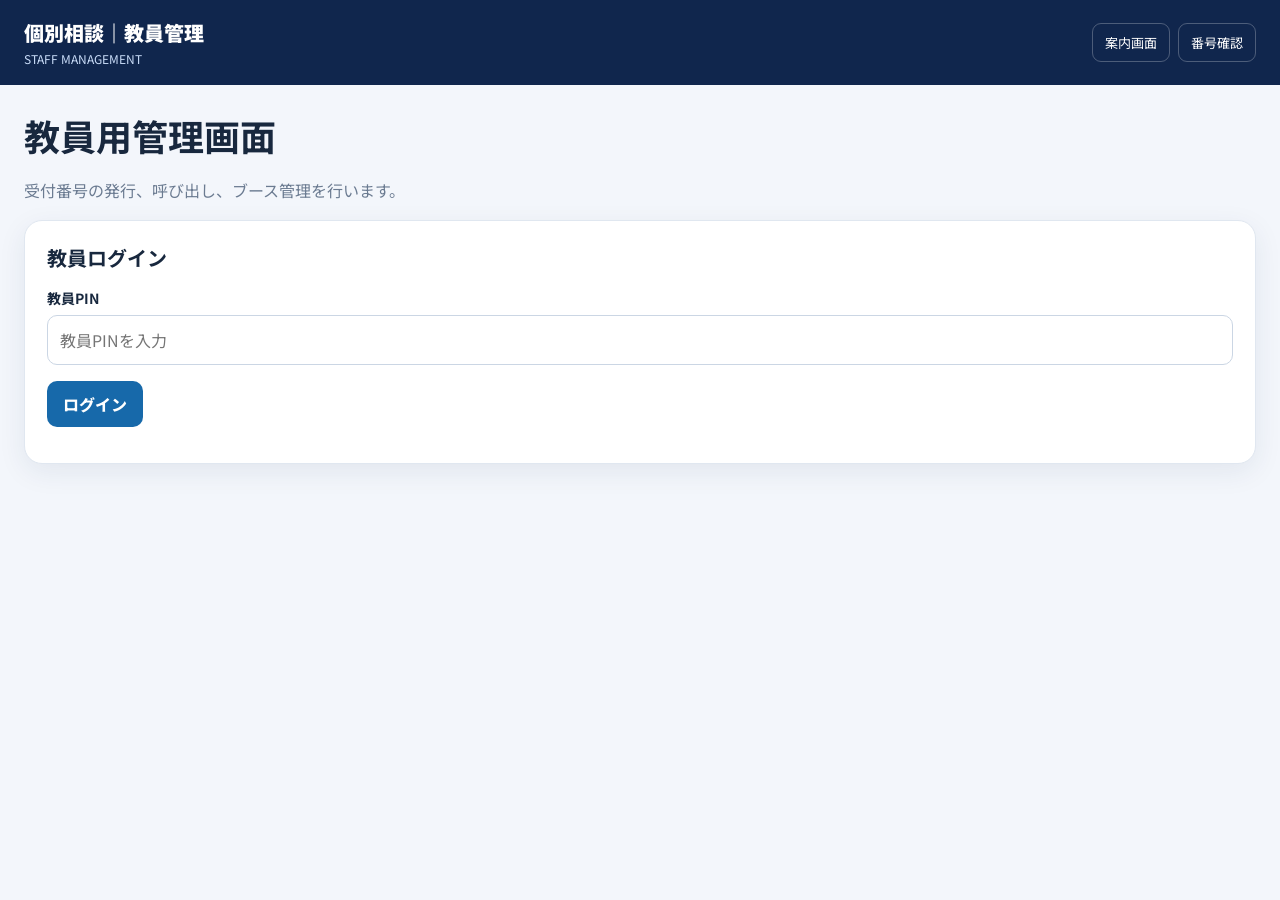
<file: admin.html>
<!DOCTYPE html>
<html lang="ja">
<head>
  <meta charset="UTF-8">
  <meta name="viewport" content="width=device-width, initial-scale=1">
  <title>教員用管理画面｜京都翔英高校 OC</title>
  <link rel="stylesheet" href="style.css">
</head>
<body>
  <header>
    <div>
      <div class="brand">個別相談｜教員管理</div>
      <div class="header-sub">STAFF MANAGEMENT</div>
    </div>
    <nav>
      <a href="index.html">案内画面</a>
      <a href="visitor.html">番号確認</a>
    </nav>
  </header>

  <main>
    <h1>教員用管理画面</h1>
    <p class="muted">受付番号の発行、呼び出し、ブース管理を行います。</p>

    <section class="card" id="loginCard">
      <h2>教員ログイン</h2>
      <div class="form-row">
        <label for="pin">教員PIN</label>
        <input id="pin" type="password" inputmode="numeric"
          autocomplete="current-password" placeholder="教員PINを入力">
      </div>
      <button class="btn" id="loginBtn" type="button">ログイン</button>
      <div class="message" id="loginMessage" role="status"></div>
    </section>

    <div id="adminPanel" hidden>
      <section class="card" style="margin-top:20px">
        <h2>来客者を登録</h2>
        <div class="form-row">
          <label for="registerBooth">相談ブース</label>
          <select id="registerBooth">
            <option>A</option><option>B</option><option>C</option>
            <option>D</option><option>E</option><option>F</option>
          </select>
        </div>
        <button class="btn" id="registerBtn" type="button">受付番号を発行</button>
        <div class="message" id="registerMessage" role="status"></div>
      </section>

      <section style="margin-top:24px">
        <h2>ブース管理</h2>
        <div class="admin-grid" id="adminBooths"></div>
      </section>

      <section class="card" style="margin-top:24px">
        <h2>相談予約一覧</h2>
        <p class="muted small">開始予定時刻は各来客者ごとに変更できます。</p>
        <div class="table-wrap">
          <table>
            <thead>
              <tr>
                <th>番号</th><th>ブース</th><th>開始予定</th>
                <th>状態</th><th>操作</th>
              </tr>
            </thead>
            <tbody id="ticketRows"></tbody>
          </table>
        </div>
        
<div class="actions">
  <button class="btn secondary" id="reloadBtn" type="button">
    最新情報に更新
  </button>
  <button class="btn danger" id="closeDayBtn" type="button">
    本日の個別相談を終了
  </button>
  <button class="btn danger" id="clearTicketsBtn" type="button">
    相談予約一覧を削除
  </button>
</div>
<div class="message" id="adminMessage" role="status"></div>

      </section>

      <div class="actions">
        <button class="btn secondary" id="logoutBtn" type="button">ログアウト</button>
      </div>
    </div>
  </main>

  <script src="api.js"></script>
  <script src="admin.js"></script>
</body>
</html>
</file>
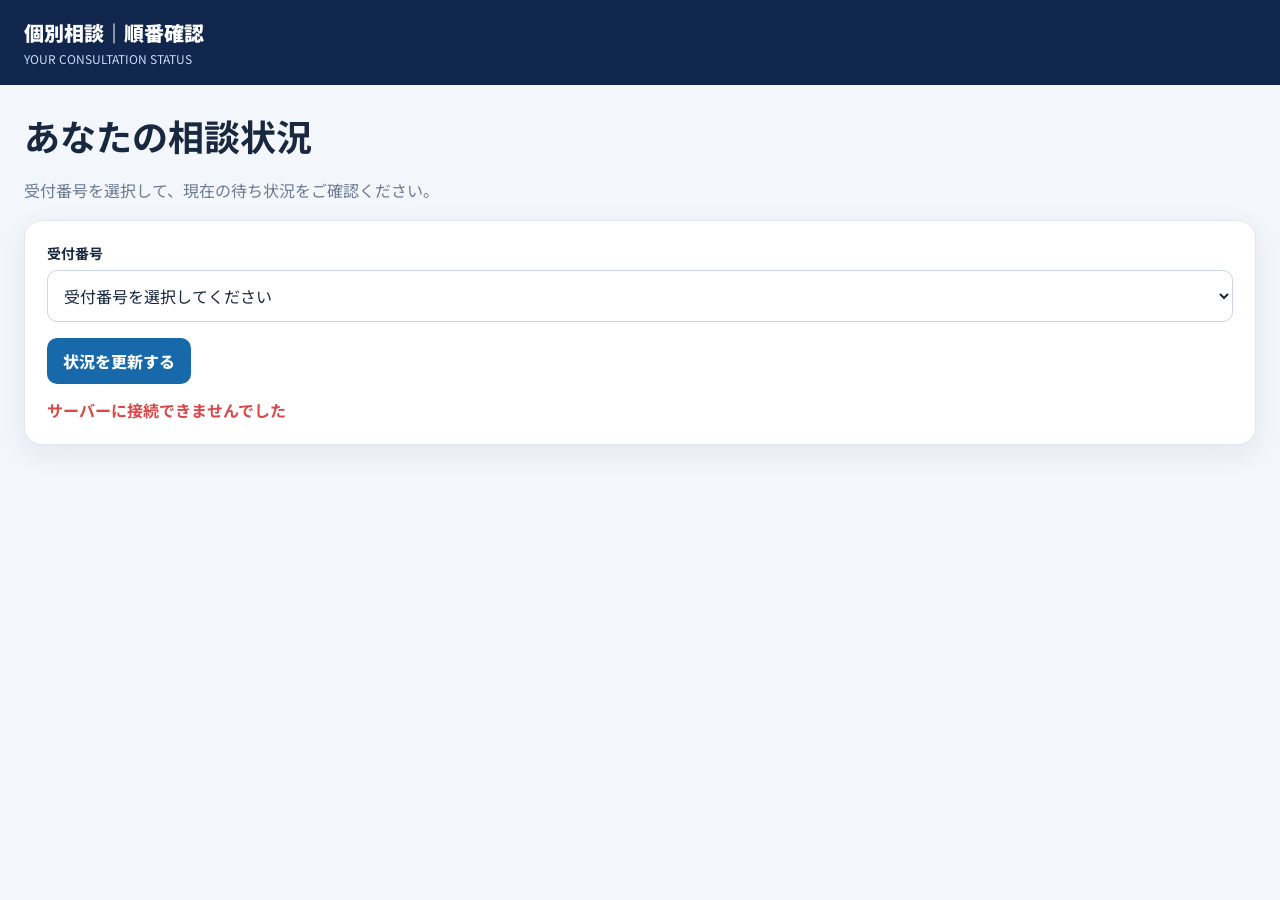
<file: visitor.html>
<!DOCTYPE html>
<html lang="ja">
<head>
  <meta charset="UTF-8">
  <meta name="viewport" content="width=device-width, initial-scale=1">
  <title>相談状況確認｜京都翔英高校 OC</title>
  <link rel="stylesheet" href="style.css">
</head>
<body>
  <header>
    <div>
      <div class="brand">個別相談｜順番確認</div>
      <div class="header-sub">YOUR CONSULTATION STATUS</div>
    </div>
    <nav>
    </nav>
  </header>

  <main>
    <h1>あなたの相談状況</h1>
    <p class="muted">受付番号を選択して、現在の待ち状況をご確認ください。</p>

    <section class="card">
      <div class="form-row">
        <label for="ticketSelect">受付番号</label>
        <select id="ticketSelect">
          <option value="">受付番号を選択してください</option>
        </select>
      </div>
      <button class="btn" id="refreshBtn" type="button">状況を更新する</button>
      <div id="message" class="message" role="status"></div>
    </section>

    <section class="card visitor-result" id="result" hidden>
      <div class="muted">あなたの受付番号</div>
      <div class="big-ticket" id="ticket"></div>
      <span class="pill" id="status"></span>
      <div class="big-status" id="statusMessage"></div>
      <hr class="divider">
      <div class="muted">相談開始予定時刻</div>
      <div class="time-display" id="startTime"></div>
      <p class="muted small" id="boothText"></p>
      <p class="muted small">※開始予定時刻は、相談の進行状況により前後する場合があります。</p>
    </section>
  </main>

  <script src="api.js"></script>
  <script src="visitor.js"></script>
</body>
</html>
</file>
<file: style.css>
@import url('https://fonts.googleapis.com/css2?family=Noto+Sans+JP:wght@400;500;600;700;800;900&display=swap');

:root {
  --navy: #10264d;
  --blue: #1769aa;
  --light-blue: #eaf4ff;
  --bg: #f3f6fb;
  --white: #fff;
  --text: #18283e;
  --muted: #6b7b91;
  --green: #16875b;
  --red: #d84949;
  --amber: #ad7200;
  --border: #e0e7f0;
  --shadow: 0 8px 28px rgba(22, 48, 86, .08);
}

* { box-sizing: border-box; }

body {
  margin: 0;
  background: var(--bg);
  color: var(--text);
  font-family: "Noto Sans JP", sans-serif;
}

button, input, select { font: inherit; }
button { cursor: pointer; }

header {
  background: var(--navy);
  color: white;
  padding: 18px 24px;
  display: flex;
  align-items: center;
  justify-content: space-between;
  gap: 16px;
}

.brand { font-weight: 900; font-size: 20px; }
.header-sub { color: #c9dcf8; font-size: 12px; margin-top: 3px; }

nav { display: flex; gap: 8px; flex-wrap: wrap; }
nav a {
  color: white;
  text-decoration: none;
  border: 1px solid #ffffff40;
  border-radius: 9px;
  padding: 9px 12px;
  font-size: 13px;
}

main { max-width: 1440px; margin: auto; padding: 24px; }
h1 { margin: 0 0 8px; font-size: clamp(24px, 3vw, 36px); }
h2 { margin: 0 0 16px; font-size: 20px; }
p { line-height: 1.7; }

.muted { color: var(--muted); }
.small { font-size: 13px; }
.card {
  background: var(--white);
  border: 1px solid var(--border);
  border-radius: 18px;
  padding: 22px;
  box-shadow: var(--shadow);
  min-width: 0;
}

.dashboard {
  display: grid;
  grid-template-columns: minmax(0, 1.1fr) minmax(0, 1fr);
  gap: 22px;
  margin-top: 22px;
}

.callout {
  background: linear-gradient(135deg, #10264d, #1769aa);
  color: white;
  border-radius: 20px;
  padding: clamp(24px, 4vw, 48px);
  min-height: 300px;
  display: flex;
  flex-direction: column;
  justify-content: center;
  align-items: center;
  text-align: center;
}

.callout-label { font-size: 15px; opacity: .85; }
.callout-ticket {
  font-size: clamp(64px, 10vw, 112px);
  font-weight: 900;
  line-height: 1.25;
  margin: 16px 0;
  letter-spacing: .04em;
}
.callout-booth { font-size: clamp(20px, 3vw, 30px); font-weight: 800; }
.empty-callout { font-size: 24px; font-weight: 800; }

.booth-grid {
  display: grid;
  grid-template-columns: repeat(2, minmax(0, 1fr));
  gap: 12px;
}

.booth-card {
  border: 1px solid var(--border);
  border-radius: 14px;
  padding: 16px;
  background: white;
}

.booth-top { display: flex; justify-content: space-between; gap: 8px; align-items: center; }
.booth-letter { font-size: 27px; font-weight: 900; color: var(--navy); }
.booth-current { font-size: 20px; font-weight: 800; margin-top: 12px; }

.pill {
  display: inline-flex;
  align-items: center;
  border-radius: 99px;
  padding: 5px 10px;
  font-size: 12px;
  font-weight: 800;
  white-space: nowrap;
}
.status-相談中 { color: #a72e2e; background: #ffebeb; }
.status-準備中 { color: #8c6200; background: #fff3d5; }
.status-本日なし { color: #657184; background: #edf0f5; }
.status-待機 { color: #175ea6; background: #e7f2ff; }
.status-呼出中 { color: #8c6200; background: #fff3d5; }
.status-完了 { color: #16764f; background: #e2f7ed; }

.btn {
  border: 0;
  background: var(--blue);
  color: white;
  padding: 11px 16px;
  border-radius: 10px;
  font-weight: 800;
}
.btn:hover { filter: brightness(.95); }
.btn.secondary { background: #eaf0f7; color: var(--navy); }
.btn.danger { background: #c63f3f; }
.btn.success { background: #16875b; }
.btn:disabled { opacity: .45; cursor: not-allowed; }

.form-row { display: grid; gap: 7px; margin-bottom: 16px; }
label { font-weight: 700; font-size: 14px; }
input, select {
  width: 100%;
  border: 1px solid #cbd6e4;
  border-radius: 10px;
  background: white;
  color: var(--text);
  padding: 12px;
  min-height: 46px;
}
.actions { display: flex; flex-wrap: wrap; gap: 8px; margin-top: 12px; }
.message { margin-top: 14px; font-weight: 700; }
.message.error { color: var(--red); }
.message.success { color: var(--green); }

.visitor-result { margin-top: 22px; }
.big-ticket { font-size: clamp(48px, 12vw, 76px); font-weight: 900; color: var(--blue); }
.big-status { font-size: clamp(22px, 5vw, 30px); font-weight: 900; margin: 12px 0; }
.time-display { font-size: 34px; font-weight: 900; color: var(--navy); }
.divider { border: 0; border-top: 1px solid var(--border); margin: 20px 0; }

.table-wrap { overflow-x: auto; }
table { border-collapse: collapse; width: 100%; min-width: 600px; }
th, td { padding: 12px; border-bottom: 1px solid var(--border); text-align: left; }
th { background: #f4f7fb; font-size: 13px; }
td { font-size: 14px; }

.admin-grid {
  display: grid;
  grid-template-columns: repeat(2, minmax(0, 1fr));
  gap: 18px;
}
.admin-booth { margin-bottom: 14px; }
.admin-booth h3 { margin: 0 0 10px; }

.footer { padding: 20px; text-align: center; color: var(--muted); font-size: 12px; }

@media (max-width: 800px) {
  header { align-items: flex-start; flex-direction: column; }
  main { padding: 16px; }
  .dashboard, .admin-grid { grid-template-columns: 1fr; }
  .callout { min-height: 250px; }
}

@media (max-width: 430px) {
  .booth-grid { grid-template-columns: 1fr; }
  .card { padding: 16px; }
  nav a { padding: 8px; }
}
</file>
